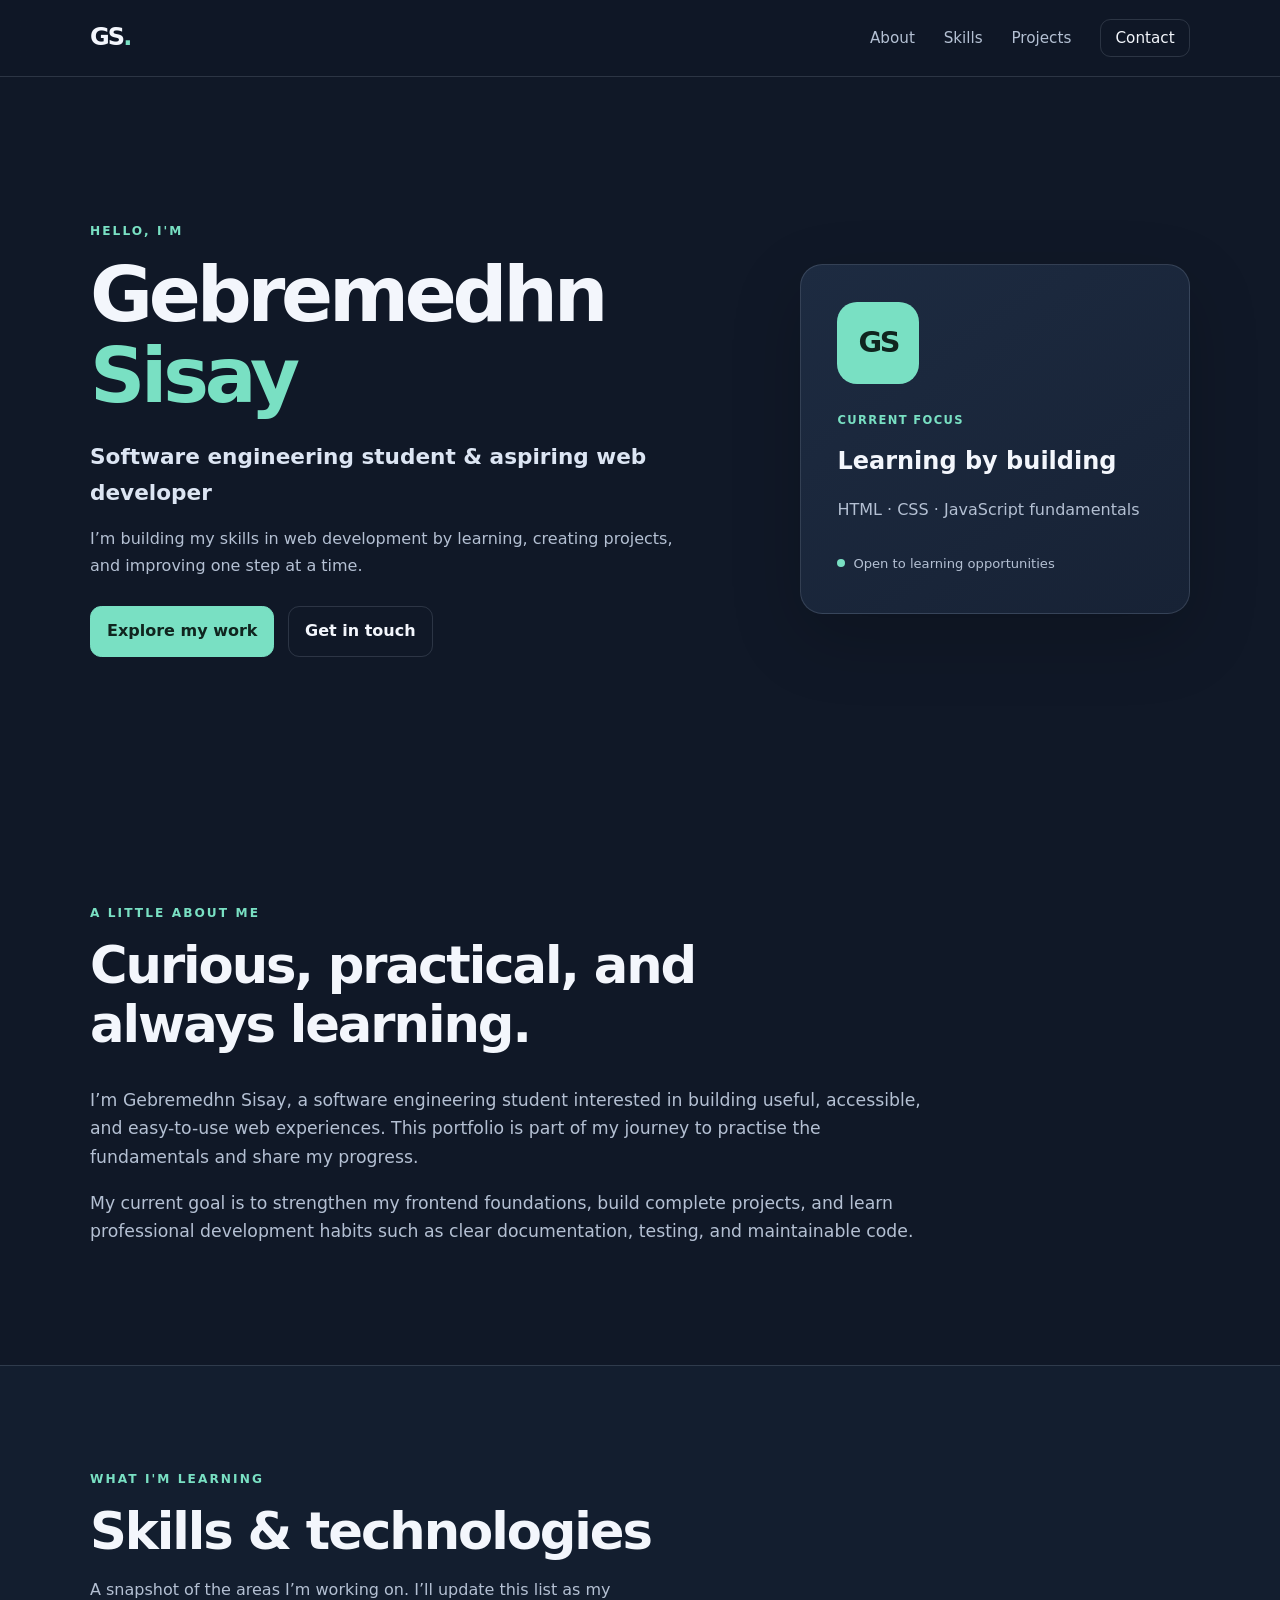
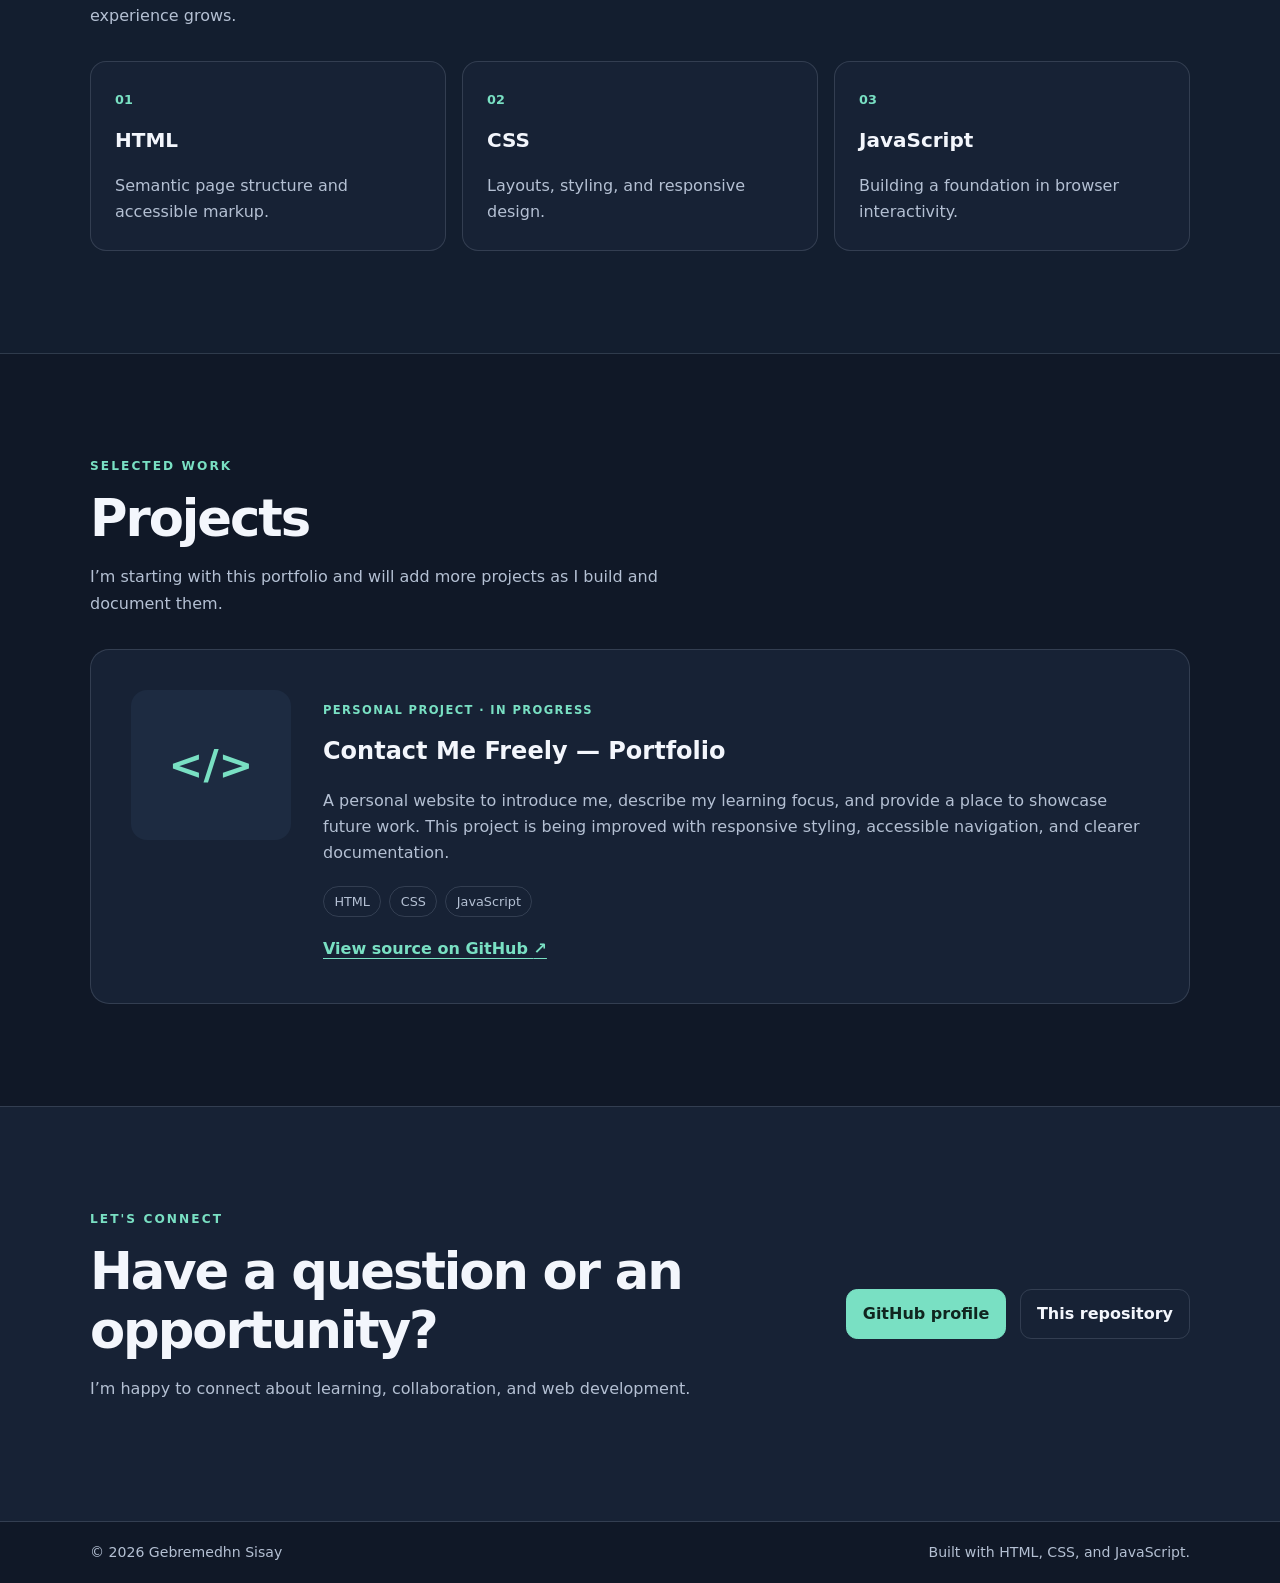
<file: index.html>
<!doctype html>
<html lang="en">
<head>
  <meta charset="utf-8">
  <meta name="viewport" content="width=device-width, initial-scale=1">
  <meta name="description" content="Personal portfolio of Gebremedhn Sisay, showcasing web development skills and projects.">
  <meta name="author" content="Gebremedhn Sisay">
  <meta name="theme-color" content="#101827">
  <title>Gebremedhn Sisay | Developer Portfolio</title>
  <link rel="stylesheet" href="css/style.css">
  <script src="js/script.js" defer></script>
</head>
<body>
  <a class="skip-link" href="#main">Skip to content</a>
  <header class="site-header">
    <nav class="nav container" aria-label="Main navigation">
      <a class="brand" href="#home" aria-label="Gebremedhn Sisay home">GS<span>.</span></a>
      <button class="menu-toggle" type="button" aria-expanded="false" aria-controls="nav-links">Menu</button>
      <ul class="nav-links" id="nav-links">
        <li><a href="#about">About</a></li>
        <li><a href="#skills">Skills</a></li>
        <li><a href="#projects">Projects</a></li>
        <li><a class="nav-cta" href="#contact">Contact</a></li>
      </ul>
    </nav>
  </header>

  <main id="main">
    <section class="hero container" id="home">
      <div class="hero-copy">
        <p class="eyebrow">HELLO, I'M</p>
        <h1>Gebremedhn <span>Sisay</span></h1>
        <p class="hero-role">Software engineering student &amp; aspiring web developer</p>
        <p class="hero-description">I’m building my skills in web development by learning, creating projects, and improving one step at a time.</p>
        <div class="hero-actions">
          <a class="button button-primary" href="#projects">Explore my work</a>
          <a class="button button-secondary" href="#contact">Get in touch</a>
        </div>
      </div>
      <div class="hero-card" aria-label="Portfolio introduction">
        <div class="avatar" aria-hidden="true">GS</div>
        <p class="card-label">CURRENT FOCUS</p>
        <h2>Learning by building</h2>
        <p>HTML · CSS · JavaScript fundamentals</p>
        <span class="status"><span aria-hidden="true"></span> Open to learning opportunities</span>
      </div>
    </section>

    <section class="section container" id="about">
      <div class="section-heading">
        <p class="eyebrow">A LITTLE ABOUT ME</p>
        <h2>Curious, practical, and always learning.</h2>
      </div>
      <div class="about-panel">
        <p>I’m Gebremedhn Sisay, a software engineering student interested in building useful, accessible, and easy-to-use web experiences. This portfolio is part of my journey to practise the fundamentals and share my progress.</p>
        <p>My current goal is to strengthen my frontend foundations, build complete projects, and learn professional development habits such as clear documentation, testing, and maintainable code.</p>
      </div>
    </section>

    <section class="section section-muted" id="skills">
      <div class="container">
        <div class="section-heading">
          <p class="eyebrow">WHAT I'M LEARNING</p>
          <h2>Skills &amp; technologies</h2>
          <p class="section-intro">A snapshot of the areas I’m working on. I’ll update this list as my experience grows.</p>
        </div>
        <div class="skill-grid">
          <article class="skill-card"><span class="skill-number">01</span><h3>HTML</h3><p>Semantic page structure and accessible markup.</p></article>
          <article class="skill-card"><span class="skill-number">02</span><h3>CSS</h3><p>Layouts, styling, and responsive design.</p></article>
          <article class="skill-card"><span class="skill-number">03</span><h3>JavaScript</h3><p>Building a foundation in browser interactivity.</p></article>
        </div>
      </div>
    </section>

    <section class="section container" id="projects">
      <div class="section-heading">
        <p class="eyebrow">SELECTED WORK</p>
        <h2>Projects</h2>
        <p class="section-intro">I’m starting with this portfolio and will add more projects as I build and document them.</p>
      </div>
      <article class="project-card">
        <div class="project-mark" aria-hidden="true">&lt;/&gt;</div>
        <div class="project-content">
          <p class="project-type">PERSONAL PROJECT · IN PROGRESS</p>
          <h3>Contact Me Freely — Portfolio</h3>
          <p>A personal website to introduce me, describe my learning focus, and provide a place to showcase future work. This project is being improved with responsive styling, accessible navigation, and clearer documentation.</p>
          <ul class="tag-list" aria-label="Technologies used"><li>HTML</li><li>CSS</li><li>JavaScript</li></ul>
          <a class="text-link" href="https://github.com/yosefsisay18-byte/contact-me-freely">View source on GitHub <span aria-hidden="true">↗</span></a>
        </div>
      </article>
    </section>

    <section class="section contact-section" id="contact">
      <div class="container contact-inner">
        <div>
          <p class="eyebrow">LET'S CONNECT</p>
          <h2>Have a question or an opportunity?</h2>
          <p>I’m happy to connect about learning, collaboration, and web development.</p>
        </div>
        <div class="contact-actions">
          <a class="button button-primary" href="https://github.com/yosefsisay18-byte">GitHub profile</a>
          <a class="button button-secondary" href="https://github.com/yosefsisay18-byte/contact-me-freely">This repository</a>
        </div>
      </div>
    </section>
  </main>

  <footer class="site-footer">
    <div class="container footer-inner">
      <p>© <span id="current-year">2026</span> Gebremedhn Sisay</p>
      <p>Built with HTML, CSS, and JavaScript.</p>
    </div>
  </footer>
</body>
</html>
</file>
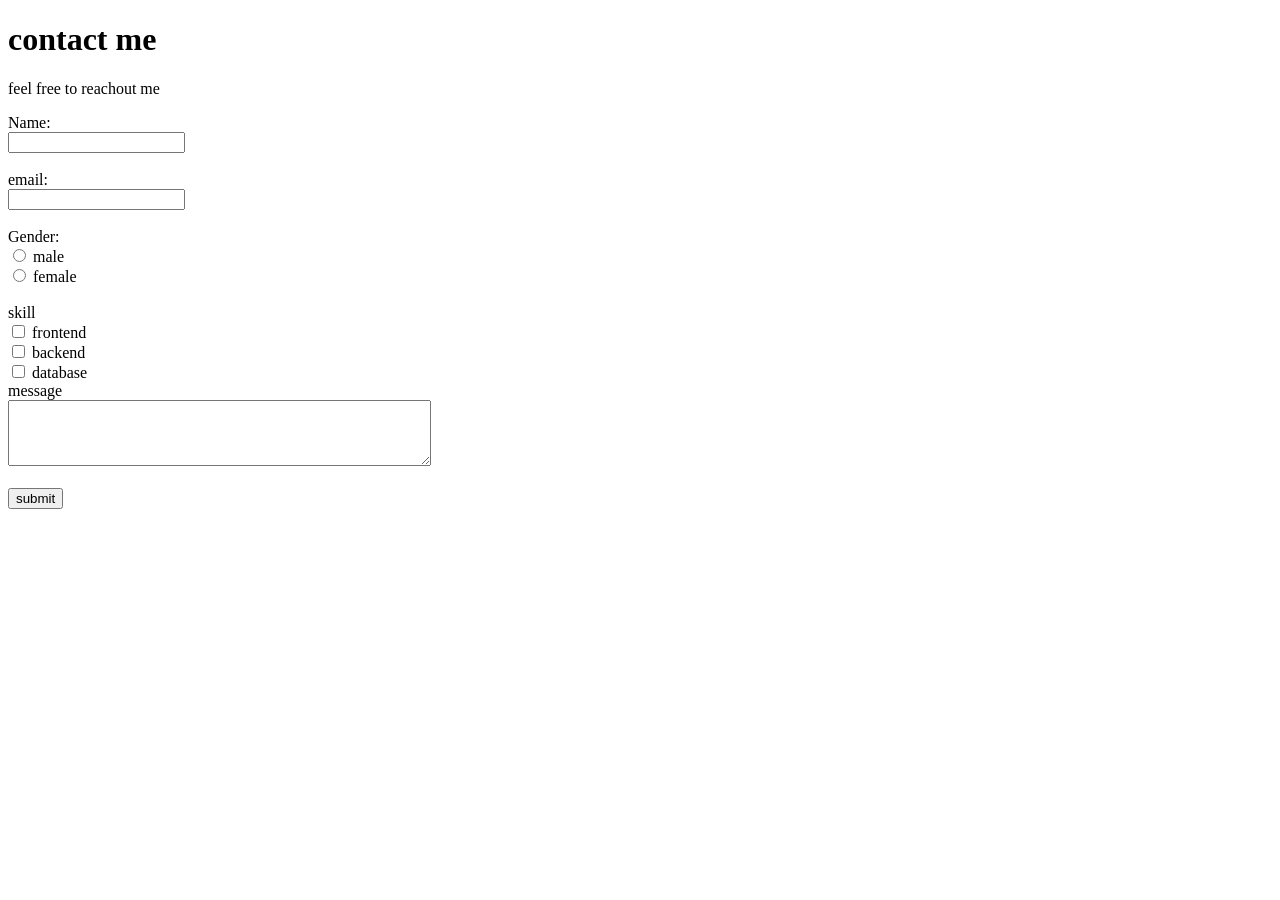
<file: contact.html>
<!DOCTYPE html>
<html lang="en">
<head>
    <meta charset="UTF-8">
    <meta name="viewport" content="width=device-width, initial-scale=1.0">
    <title>contact me</title>
</head>
<h1>contact me</h1>
<p>feel free to reachout me</p>
<body>
    <form action="submit.html">
        <label for="name"> Name:</label><br>
            <input type="text" type="text" id="name" name="name"><br><br>
        <label for="email">email:</lable><br>
            <input type="email" id="email" name="email"><br><br>
        <label for="gender">Gender:</label><br>
             <input type="radio" id="male" name="gender" value="male">
        <label for ="male">male</label><br>
             <input type="radio"id="female" name="gender" value="female>">
        <label for="female">female</label><br><br>
        <label for="skill">skill</label><br>
        <input type="checkbox" id="frontend" name="skill" value="frontend">
        <label for ="frontend">frontend</label><br>
        <input type="checkbox" id="backend" name="skill" value="backend">
        <label for="backend">backend</label><br>
        <input type="checkbox" id="database" name="skill" value="database">
        <label for="database">database</label><br>
        <label for="message">message</label><br>
        <textarea name="message" id="message" rows="4" cols="50"></textarea><br><br>
        <input type="submit" value="submit">
    </form>

    
</body>
</html>
</file>
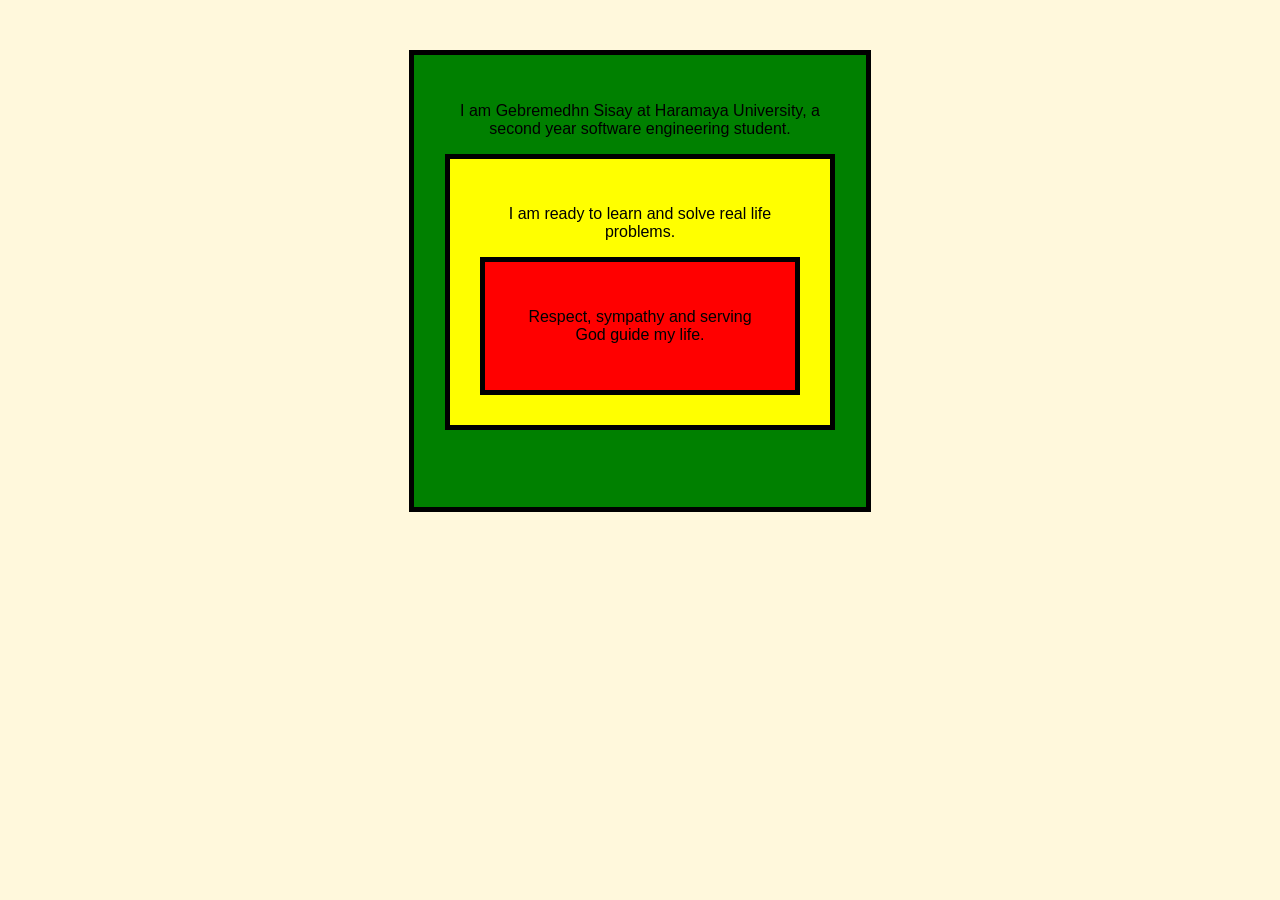
<file: corectbox.html>
<!DOCTYPE html>
<html lang="en">
<head>
<meta charset="UTF-8">
<title>Three Pages in One</title>

<style>

      body{
          background-color: cornsilk;
          font-family: Arial, sans-serif;
         }
         #first{
                width:390px;
                height:390px;
                background-color:green;
                padding: 31px;
                border:5px solid black;
                margin:50px auto;
            }
          #second{
                 background-color:yellow;
                 padding:30px;
                 border:5px solid black;
            }
          #third{
                background-color:red;
                padding:30px;
                border:5px solid black;
            }

    p{
      text-align:center;
    }

</style>
</head>

<body>

<div id="first">

<p>
I am Gebremedhn Sisay at Haramaya University, a second year software engineering student.
</p>

<div id="second">

    <p>
    I am ready to learn and solve real life problems.
    </p>

       <div id="third">

       <p>
       Respect, sympathy and serving God guide my life.
       </p>

      </div>
  </div>
</div>

</body>
</html>
</file>
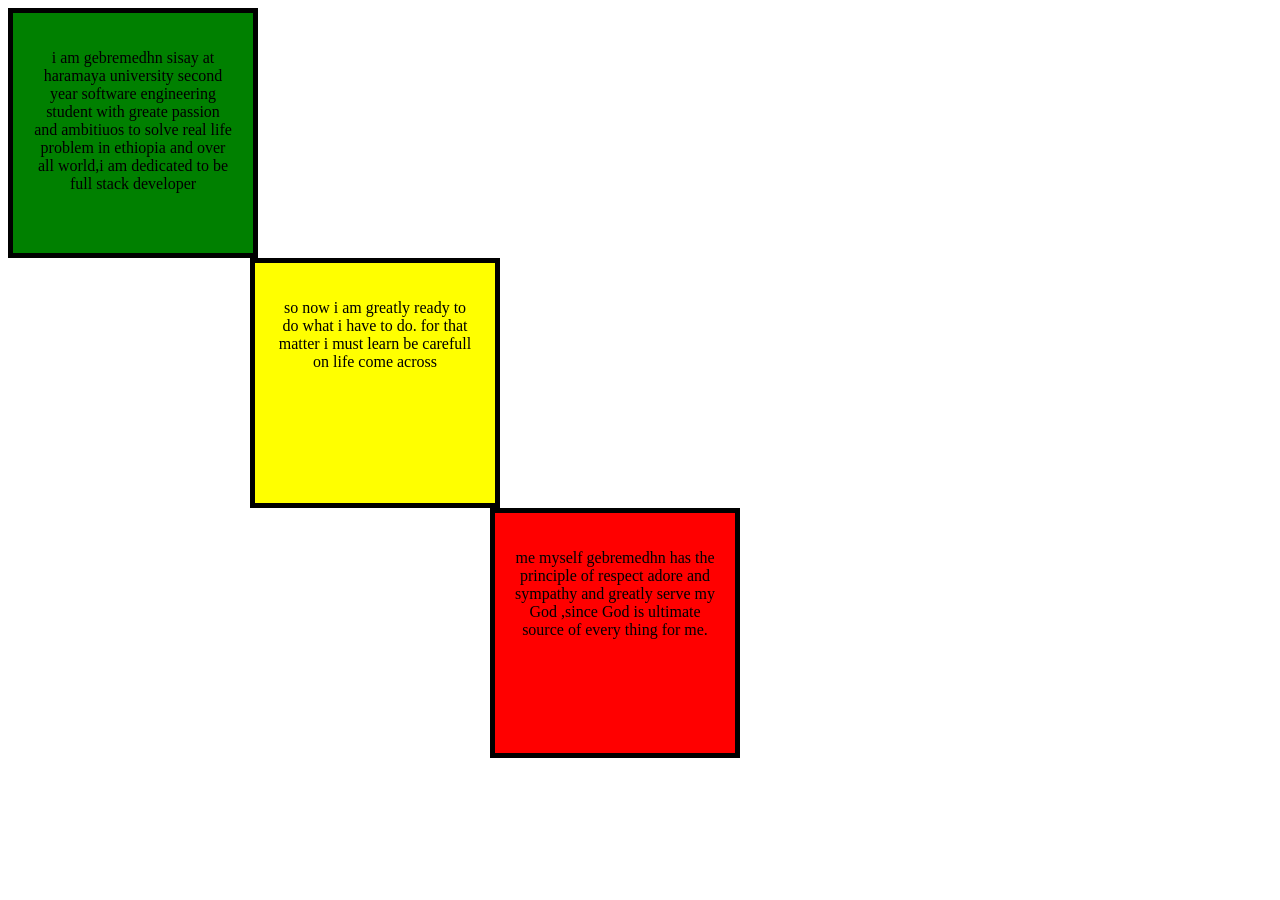
<file: CSSBox.html.html>
<!DOCTYPE html>
<html lang="en">
    <head>
        <meta charset="UTF-8">
        <title>three page in One</title>
        <style>
            div{
                height: 200px;
                width: 200px;
            }
            #first{
                  background-color: green;
                  padding: 20px;
                  border: 5px solid black;
                 
            }
            p{
                text-align: center;
            }
            #second{
                  background-color:yellow;
                  padding: 20px;
                  border:5px solid black;
                  margin: 0px   242px; 
                  
            }
            #third{
                  background-color:red;
                  padding: 20px;
                  border: 5px solid black;
                  margin:  0px 482px;
            }
        </style>
    </head>
    <body>
     <div id="first" class="page" >
        <p>
         i am gebremedhn sisay at haramaya university 
         second year software engineering student with greate passion 
        and ambitiuos to solve real life problem in ethiopia and over
        all world,i am dedicated to be full stack developer
        </p>

        </div>
         <div id="second" class="page">
        <p>
         so now i am greatly ready to do what i have to do.
        for that matter i must learn be carefull on life come across

        </p>
         </div>
        <div id="third">
        <p>me myself gebremedhn has the principle of respect adore and sympathy
        and greatly serve my God ,since God is ultimate source of every thing for me.
        </p>
        </div>    
    </body>
</html>
</file>
<file: css/style.css>
:root {
  color-scheme: dark;
  --bg: #101827;
  --panel: #172235;
  --panel-light: #1d2b41;
  --text: #f3f6fc;
  --muted: #b4c0d3;
  --accent: #79e0c3;
  --accent-ink: #10251f;
  --border: rgba(207, 221, 242, .15);
  --max-width: 1100px;
}
* { box-sizing: border-box; }
html { scroll-behavior: smooth; scroll-padding-top: 90px; }
body { margin: 0; background: var(--bg); color: var(--text); font-family: Inter, ui-sans-serif, system-ui, -apple-system, BlinkMacSystemFont, "Segoe UI", sans-serif; line-height: 1.65; }
a { color: inherit; }
a:focus-visible, button:focus-visible { outline: 3px solid var(--accent); outline-offset: 4px; }
.container { width: min(var(--max-width), calc(100% - 2.5rem)); margin-inline: auto; }
.skip-link { position: absolute; top: -100px; left: 1rem; z-index: 100; padding: .7rem 1rem; background: var(--accent); color: var(--accent-ink); border-radius: .5rem; }
.skip-link:focus { top: 1rem; }
.site-header { position: sticky; top: 0; z-index: 10; background: rgba(16, 24, 39, .92); border-bottom: 1px solid var(--border); backdrop-filter: blur(14px); }
.nav { min-height: 76px; display: flex; align-items: center; justify-content: space-between; gap: 1.5rem; }
.brand { text-decoration: none; font-size: 1.5rem; font-weight: 850; letter-spacing: -.08em; }
.brand span, .hero h1 span { color: var(--accent); }
.nav-links { display: flex; align-items: center; gap: 1.8rem; margin: 0; padding: 0; list-style: none; }
.nav-links a { text-decoration: none; color: var(--muted); font-size: .95rem; }
.nav-links a:hover, .nav-links a:focus-visible { color: var(--accent); }
.nav-links .nav-cta { color: var(--text); border: 1px solid var(--border); padding: .55rem .9rem; border-radius: .65rem; }
.menu-toggle { display: none; color: var(--text); background: transparent; border: 1px solid var(--border); border-radius: .6rem; padding: .5rem .75rem; font: inherit; }
.hero { display: grid; grid-template-columns: 1.35fr .85fr; gap: clamp(2rem, 7vw, 6rem); align-items: center; padding-block: clamp(5rem, 12vw, 9rem); }
.eyebrow { margin: 0 0 .8rem; color: var(--accent); font-size: .76rem; font-weight: 800; letter-spacing: .17em; }
.hero h1 { margin: 0; font-size: clamp(2.7rem, 6vw, 5.2rem); line-height: 1.06; letter-spacing: -.055em; }
.hero-role { margin: 1.4rem 0 .5rem; color: #dce5f3; font-size: clamp(1.1rem, 2vw, 1.35rem); font-weight: 650; }
.hero-description, .section-intro { max-width: 600px; color: var(--muted); }
.hero-actions, .contact-actions { display: flex; flex-wrap: wrap; gap: .85rem; margin-top: 1.7rem; }
.button { display: inline-flex; justify-content: center; align-items: center; min-height: 46px; padding: .7rem 1rem; border-radius: .7rem; text-decoration: none; font-weight: 750; border: 1px solid var(--border); transition: transform .18s ease, background .18s ease; }
.button:hover { transform: translateY(-2px); }
.button-primary { background: var(--accent); color: var(--accent-ink); border-color: var(--accent); }
.button-secondary { color: var(--text); background: transparent; }
.hero-card { padding: clamp(1.5rem, 4vw, 2.3rem); background: linear-gradient(145deg, var(--panel-light), var(--panel)); border: 1px solid var(--border); border-radius: 1.4rem; box-shadow: 0 24px 70px rgba(0, 0, 0, .18); }
.avatar { display: grid; place-items: center; width: 82px; height: 82px; margin-bottom: 1.7rem; border-radius: 1.25rem; background: var(--accent); color: var(--accent-ink); font-size: 1.8rem; font-weight: 900; letter-spacing: -.08em; }
.card-label, .project-type { color: var(--accent); font-size: .72rem; font-weight: 800; letter-spacing: .12em; }
.hero-card h2 { margin: .4rem 0; font-size: 1.5rem; }
.hero-card p:not(.card-label) { color: var(--muted); }
.status { display: inline-flex; align-items: center; gap: .5rem; margin-top: .8rem; color: var(--muted); font-size: .82rem; }
.status span { width: 8px; height: 8px; border-radius: 50%; background: var(--accent); }
.section { padding-block: clamp(4rem, 8vw, 6.5rem); }
.section-heading { max-width: 720px; margin-bottom: 2rem; }
.section-heading h2, .contact-inner h2 { margin: 0; font-size: clamp(2rem, 4vw, 3.2rem); line-height: 1.15; letter-spacing: -.04em; }
.about-panel { max-width: 850px; color: var(--muted); font-size: 1.08rem; }
.section-muted { background: #131e2f; border-block: 1px solid var(--border); }
.skill-grid { display: grid; grid-template-columns: repeat(3, 1fr); gap: 1rem; }
.skill-card { padding: 1.5rem; background: var(--panel); border: 1px solid var(--border); border-radius: 1rem; }
.skill-number { color: var(--accent); font-size: .8rem; font-weight: 800; }
.skill-card h3 { margin: .7rem 0 .3rem; font-size: 1.25rem; }
.skill-card p, .project-content > p:not(.project-type) { margin-bottom: 0; color: var(--muted); }
.project-card { display: grid; grid-template-columns: 160px 1fr; gap: 2rem; padding: clamp(1.3rem, 4vw, 2.5rem); background: var(--panel); border: 1px solid var(--border); border-radius: 1.2rem; }
.project-mark { display: grid; place-items: center; align-self: start; min-height: 150px; border-radius: 1rem; background: var(--panel-light); color: var(--accent); font-size: 2.6rem; font-weight: 850; }
.project-content h3 { margin: .4rem 0 .6rem; font-size: 1.5rem; }
.tag-list { display: flex; flex-wrap: wrap; gap: .5rem; margin: 1.2rem 0; padding: 0; list-style: none; }
.tag-list li { padding: .25rem .65rem; border: 1px solid var(--border); border-radius: 99px; color: var(--muted); font-size: .8rem; }
.text-link { color: var(--accent); font-weight: 750; text-decoration-thickness: 1px; text-underline-offset: 4px; }
.contact-section { background: var(--panel); border-block: 1px solid var(--border); }
.contact-inner { display: flex; align-items: center; justify-content: space-between; gap: 2rem; }
.contact-inner > div:first-child { max-width: 650px; }
.contact-inner p:not(.eyebrow) { color: var(--muted); }
.contact-actions { margin-top: 0; }
.site-footer { color: var(--muted); font-size: .88rem; }
.footer-inner { display: flex; justify-content: space-between; gap: 1rem; padding-block: 1.2rem; }
.footer-inner p { margin: 0; }
@media (max-width: 760px) {
  .hero { grid-template-columns: 1fr; padding-block: 4.5rem; }
  .hero-card { max-width: 520px; }
  .skill-grid { grid-template-columns: 1fr; }
  .project-card { grid-template-columns: 1fr; gap: 1.2rem; }
  .project-mark { min-height: 100px; }
  .contact-inner { align-items: flex-start; flex-direction: column; }
  .contact-actions { margin-top: .2rem; }
}
@media (max-width: 600px) {
  .nav { min-height: 68px; }
  .menu-toggle { display: inline-flex; }
  .nav-links { display: none; position: absolute; top: 68px; left: 0; right: 0; padding: 1rem 1.25rem 1.3rem; flex-direction: column; align-items: stretch; gap: 1rem; background: var(--bg); border-bottom: 1px solid var(--border); }
  .nav-links.is-open { display: flex; }
  .nav-links .nav-cta { display: inline-block; text-align: center; }
  .footer-inner { flex-direction: column; gap: .2rem; }
}
@media (prefers-reduced-motion: reduce) {
  *, *::before, *::after { scroll-behavior: auto !important; transition-duration: .01ms !important; animation-duration: .01ms !important; animation-iteration-count: 1 !important; }
}
</file>
